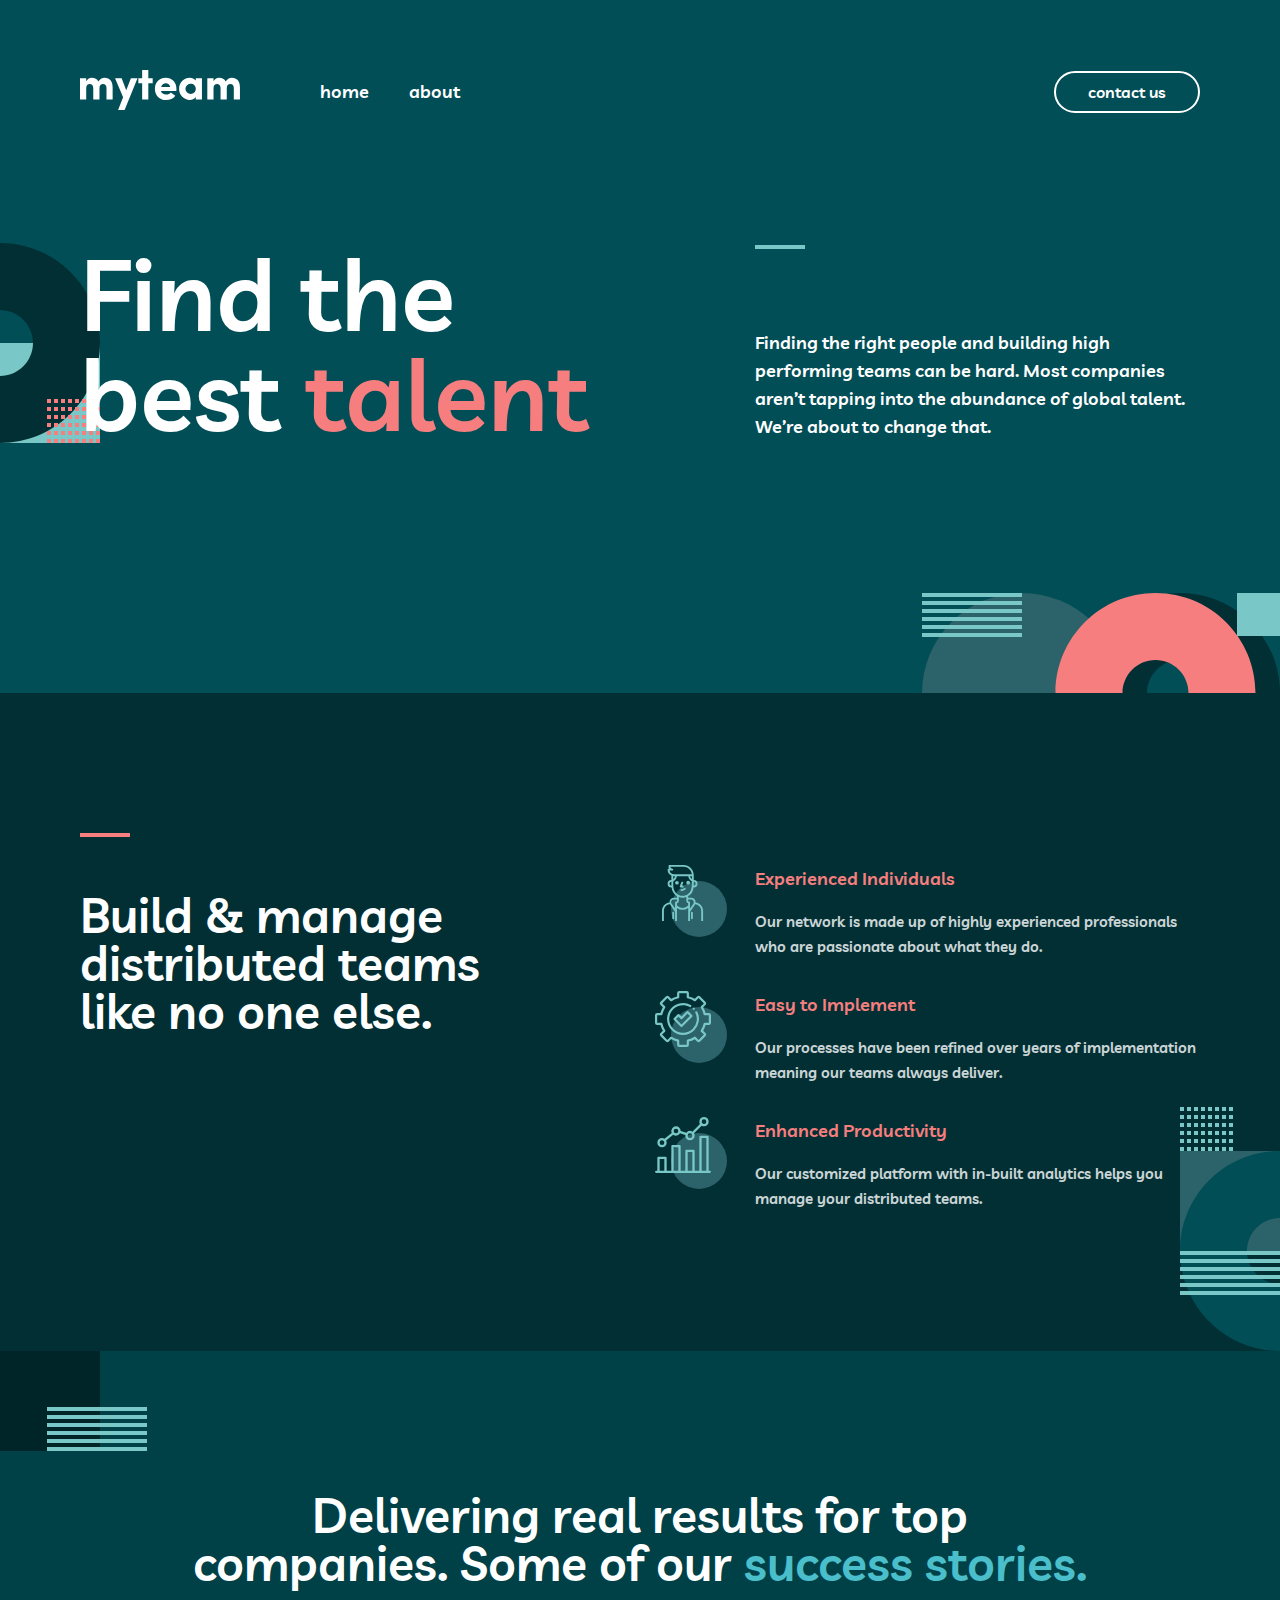
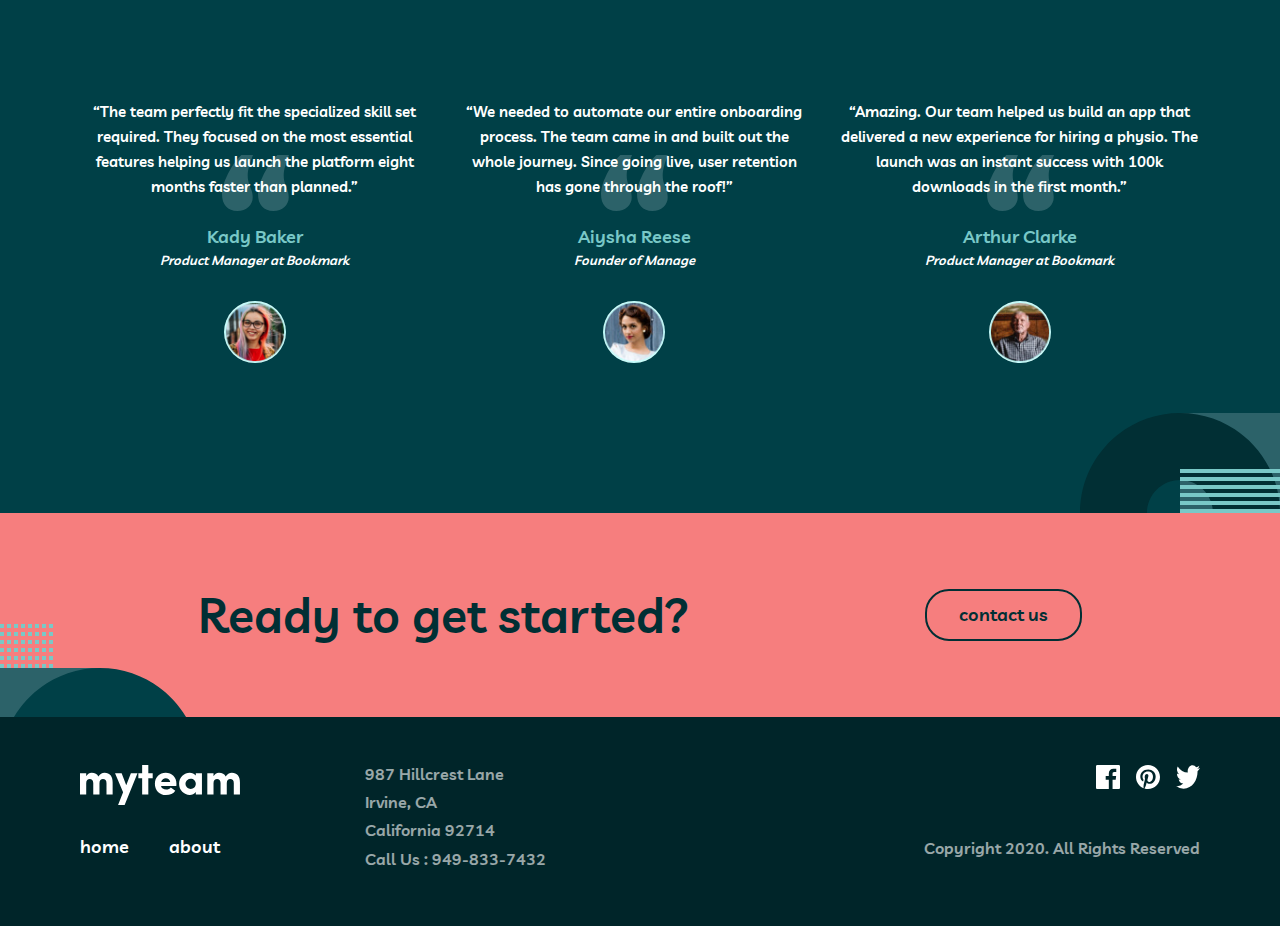
<file: index.html>
<!DOCTYPE html>
<html lang="en">
<head>
  <meta charset="UTF-8">
  <meta http-equiv="X-UA-Compatible" content="IE=edge">
  <meta name="viewport" content="width=device-width, initial-scale=1.0">
  <title>Myteam</title>
  <link rel="stylesheet" href="./style/normalize.css">
  <link rel="stylesheet" href="./style/main.css">
  <link rel="stylesheet" href="./style/responsiv.css">
</head>
<body>
  <header class="header-wrapper">
    <div class="header-wrapper__container container">
      <div class="header-wrapper__header-inner header-inner">
        <div class="header-inner__logo-nav logo-nav">
          <a class="logo-nav__header-logo header-logo" href="./index.html">
            <img class="header-logo__logo-img logo-img" src="./img/myteam-logo.svg" alt="myteam-logo" width="160" height="40">
          </a>
          <nav class="logo-nav__navbar navbar">
            <ul class="navbar__navbar-list navbar-list">
              <li class="navbar-list__navbar-item navbar-item">
                <a class="navbar-item__navbar-link navbar-link" href="./index.html" id="" target="_blank">
                  home
                </a>
              </li>
              <li class="navbar-list__navbar-item navbar-item">
                <a class="navbar-item__navbar-link navbar-link" href="./about.html" id="" target="_blank">
                  about
                </a>
              </li>
            </ul>
          </nav>
        </div>
        <a class="header-inner__header-link header-link" href="./content.html" target="_blank">
          contact us
        </a>
        <button class="header-inner__header-btn header-btn">
          <img class="header-btn__btn-img btn-img" src="./img/hamburger.svg" alt="hamburger" width="20" height="17">
        </button>
      </div>
    </div>
  </header>
  <main>
    <section class="site-hero">
      <div class="site-hero__container container">
        <div class="site-hero__hero-content hero-content">
          <h2 class="hero-content__hero-hidding hero-hidding">
            Find the best <span class="hero-content__hero-hidding--pink hero-hidding--pink">talent</span>
          </h2>
          <p class="hero-content__hero-text hero-text">
            Finding the right people and building high performing teams can be hard. Most companies aren’t tapping into the abundance of global talent. We’re about to change that.
          </p>
        </div>
      </div>
    </section>
    <section class="site-middle">
      <div class="site-middle__container container">
        <div class="site-middle__middle-inner middle-inner">
          <h3 class="middle-inner__site-hiding site-hiding">
            Build & manage distributed teams like no one else.
          </h3>
          <ul class="middle-inner__middle-list middle-list">
            <li class="middle-list__middle-item middle-item">
              <h4 class="middle-item__item-img-1 item-img-1">

              </h4>
              <h4 class="middle-item__item-title item-title">
                Experienced Individuals
              </h4>
              <p class="middle-item__item-text item-text">
                Our network is made up of highly experienced professionals who are passionate about what they do.
              </p>
            </li>
            <li class="middle-list__middle-item middle-item">
              <h4 class="middle-item__item-img-2 item-img-2">

              </h4>
              <h4 class="middle-item__item-title item-title">
                Easy to Implement
              </h4>
              <p class="middle-item__item-text item-text">
                Our processes have been refined over years of implementation meaning our teams always deliver.
              </p>
            </li>
            <li class="middle-list__middle-item middle-item">
              <h4 class="middle-item__item-img-3 item-img-3">

              </h4>
              <h4 class="middle-item__item-title item-title">
                Enhanced Productivity
              </h4>
              <p class="middle-item__item-text item-text">
                Our customized platform with in-built analytics helps you manage your distributed teams.
              </p>
            </li>
          </ul>
        </div>
      </div>
    </section>
    <section class="company-workers">
      <div class="company-workers__container container">
        <h3 class="company-workers__company-title company-title">
          Delivering real results for top companies. Some of our <span class="company-workers__company-title--span company-title--span">success stories.</span>
        </h3>
        <ul class="company-workers__company-list company-list">
          <li class="company-list__company-item company-item">
            <h4 class="company-list__company-item-img company-item-img"></h4>
            <p class="company-item__workers-text workers-text">
              “The team perfectly fit the specialized skill set required. They focused on the most essential features helping us launch the platform eight months faster than planned.”
            </p>
            <h4 class="company-item__workers-title workers-title">
              Kady Baker
            </h4>
            <em class="company-item__workers-italic workers-italic">
              Product Manager at Bookmark
            </em>
            <img class="company-item__workers-img workers-img" src="./img/kandy.jpg" alt="Kady Baker" width="62" height="62">
          </li>
          <li class="company-list__company-item company-item">
            <h4 class="company-list__company-item-img company-item-img"></h4>
            <p class="company-item__workers-text workers-text">
              “We needed to automate our entire onboarding process. The team came in and built out the whole journey. Since going live, user retention has gone through the roof!”
            </p>
            <h4 class="company-item__workers-title workers-title">
              Aiysha Reese
            </h4>
            <em class="company-item__workers-italic workers-italic">
              Founder of Manage
            </em>
            <img class="company-item__workers-img workers-img" src="./img/aiysha.jpg" alt="Aiysha Reese" width="62" height="62">
          </li>
          <li class="company-list__company-item company-item item-bottom">
            <h4 class="company-list__company-item-img company-item-img"></h4>
            <p class="company-item__workers-text workers-text">
              “Amazing. Our team helped us build an app that delivered a new experience for hiring a physio. The launch was an instant success with 100k downloads in the first month.”
            </p>
            <h4 class="company-item__workers-title workers-title">
              Arthur Clarke
            </h4>
            <em class="company-item__workers-italic workers-italic">
              Product Manager at Bookmark
            </em>
            <img class="company-item__workers-img workers-img" src="./img/arthur.jpg" alt="Arthur Clarke" width="62" height="62">
          </li>
        </ul>
      </div>
    </section>
    <section class="site-contact">
      <div class="site-contact__container container">
        <div class="site-contact__contact-start contact-start">
          <h3 class="contact-start__contact-title contact-title"> 
            Ready to get started?
          </h3>
          <a class="contact-start__contact-link contact-link" href="#" target="_blank">
            contact us          
          </a>
        </div>
      </div>
    </section>
  </main>
  <footer class="site-footer">
    <div class="site-footer__container container">
      <div class="site-footer__footer-inner footer-inner">
        <div class="footer-inner__footer-merger footer-merger">
          <div class="footer-merger__footer-logo-nav footer-logo-nav footer-merger-logo">
            <a class="logo-nav__header-logo header-logo" href="./index.html">
              <img class="header-logo__logo-img logo-img" src="./img/myteam-logo.svg" alt="myteam-logo" width="160" height="40">
            </a>
            <nav class="footer-logo-nav__footer-navbar footer-navbar">
              <ul class="footer-navbar__footer-navbar-list footer-navbar-list footer-merger-list">
                <li class="footer-navbar-list__footer-navbar-item footer-navbar-item">
                  <a class="footer-navbar-item__footer-navbar-link footer-navbar-link" href="./index.html" id="" target="_blank">
                    home
                  </a>
                </li>
                <li class="footer-navbar-list__footer-navbar-item footer-navbar-item">
                  <a class="footer-navbar-item__footer-navbar-link footer-navbar-link" href="#" id="" target="_blank">
                    about
                  </a>
                </li>
              </ul>
            </nav>
          </div>
          <div class="footer-merger__footer-midle footer-midle">
            <p class="footer-midle__footer-midle-text footer-midle-text">
              987  Hillcrest Lane
            </p>
            <p class="footer-midle__footer-midle-text footer-midle-text">
              Irvine, CA
            </p>
            <p class="footer-midle__footer-midle-text footer-midle-text">
              California 92714
            </p>
            <p class="footer-midle__footer-midle-text footer-midle-text">
              Call Us : 949-833-7432
            </p>
          </div>
        </div>
        <div class="site-footer__footer-last footer-last">
          <ul class="footer-last__last-list last-list">
            <li class="last-list__last-item last-item">
              <img class="last-item__last-img last-img" src="./img/facebook.svg" alt="facebook" width="24" height="24">
            </li>
            <li class="last-list__last-item last-item">
              <img class="last-item__last-img last-img" src="./img/pinterest.svg" alt="pinterest" width="24" height="24">
            </li>
            <li class="last-list__last-item last-item">
              <img class="last-item__last-img last-img" src="./img/twitter.svg" alt="twitter" width="24" height="24">
            </li>
          </ul>
          <p class="footer-last__footer-midle-text footer-midle-text footer-last-text">
            Copyright 2020. All Rights Reserved
          </p>
        </div>
      </div>
    </div>
  </footer>
  
</body>
</html>
</file>
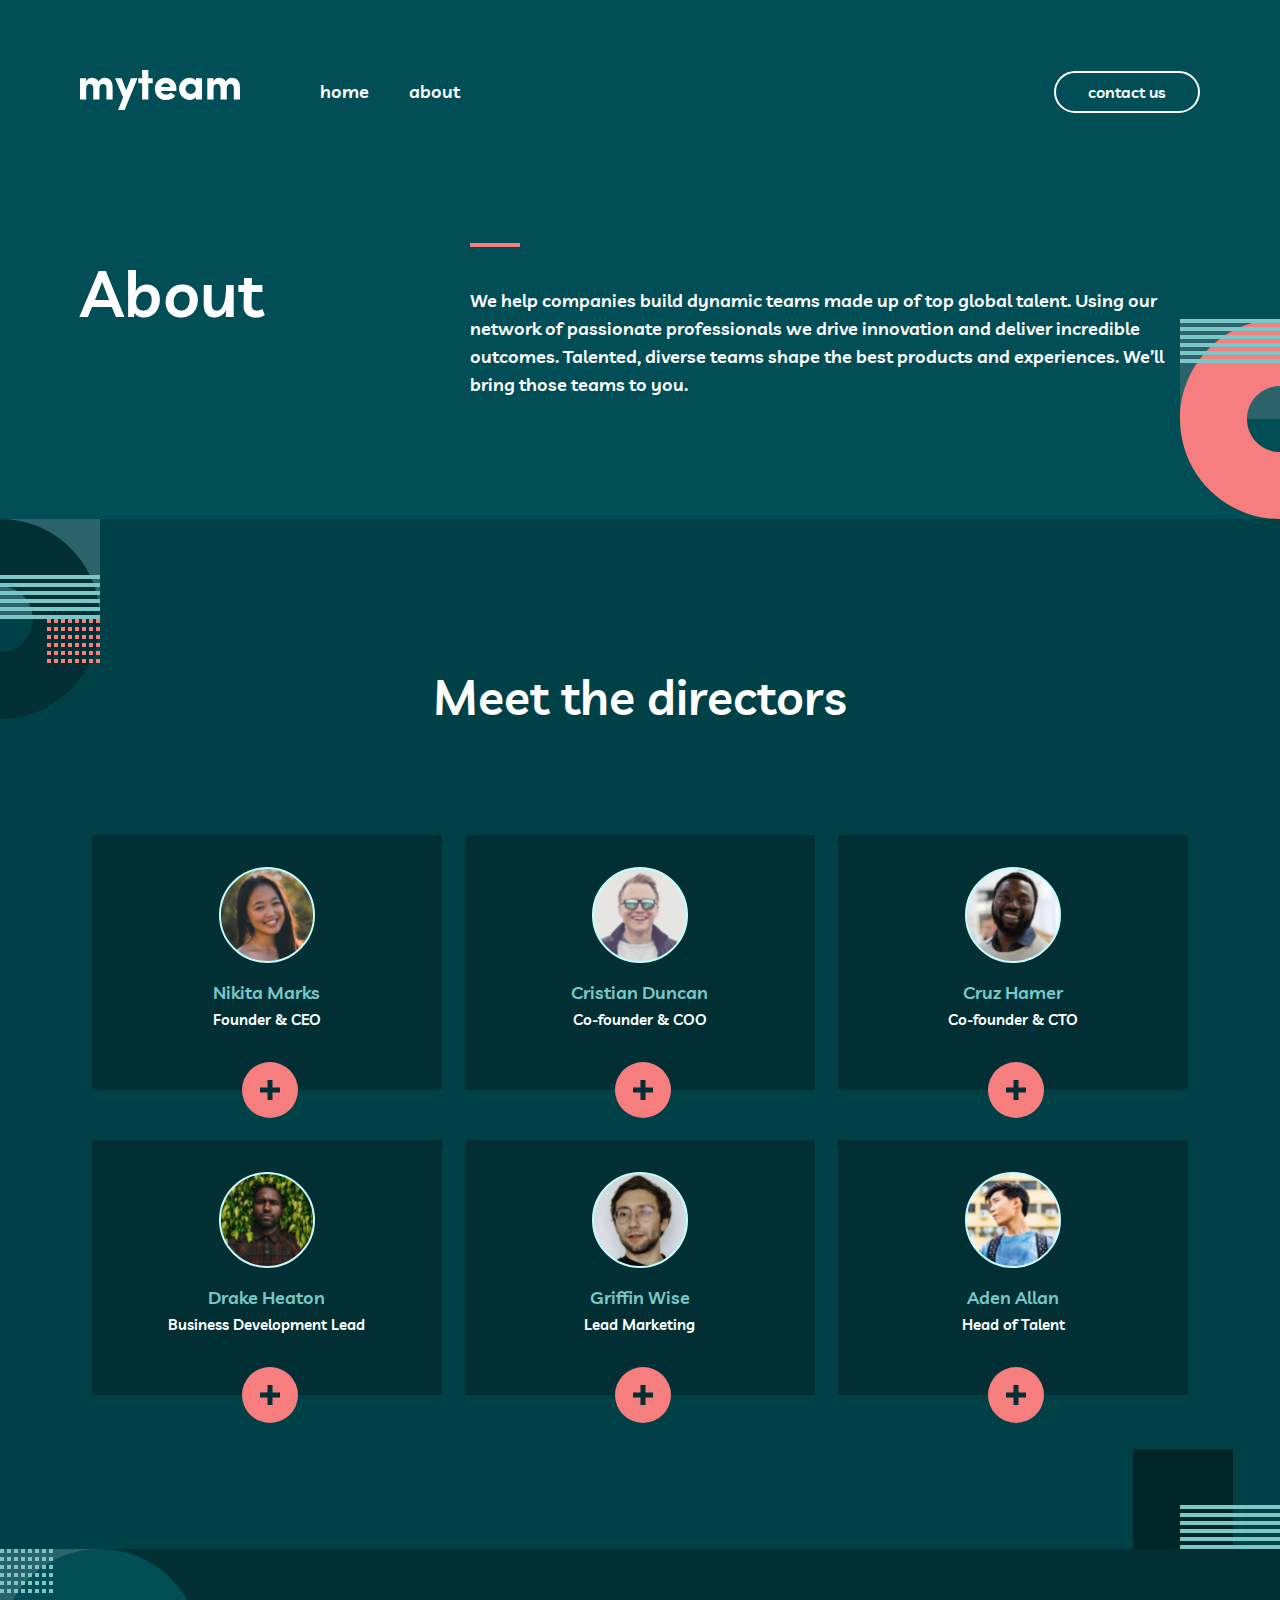
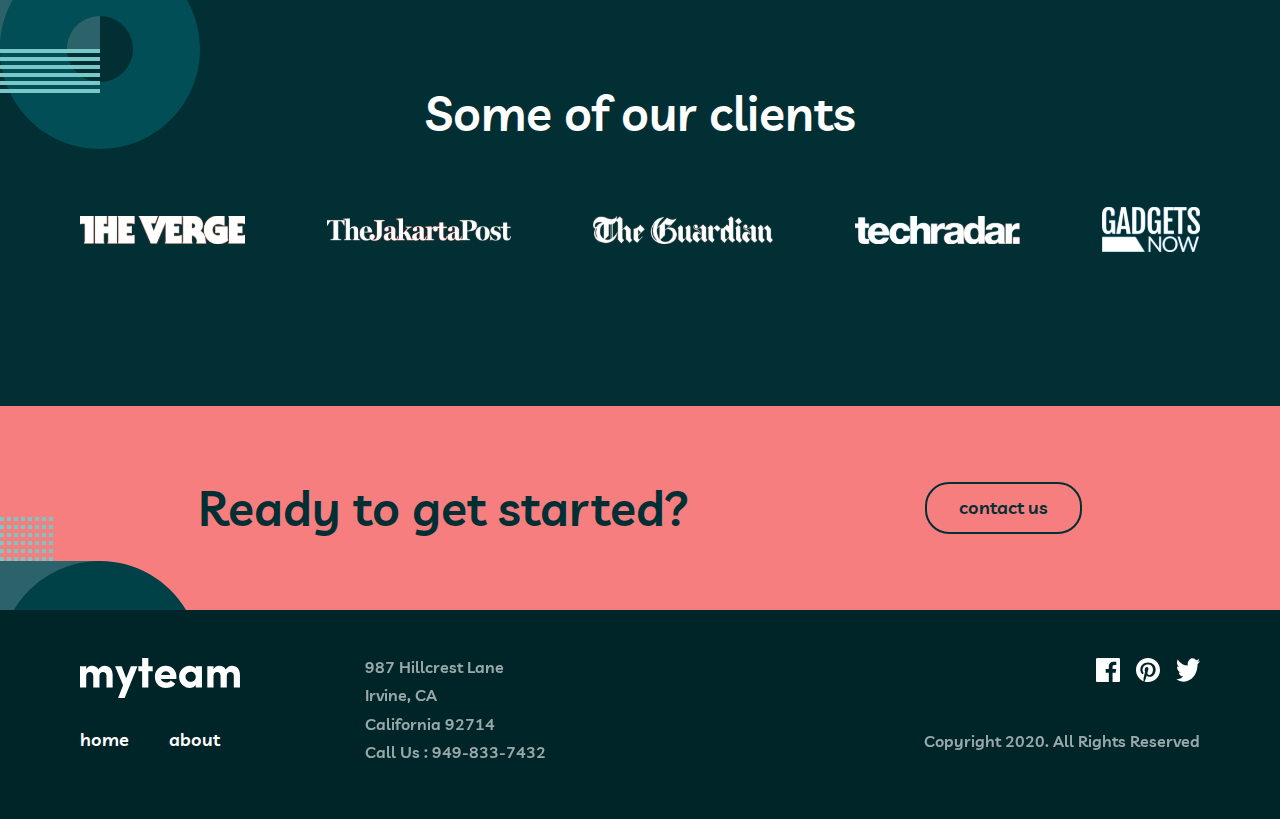
<file: about.html>
<!DOCTYPE html>
<html lang="en">
<head>
  <meta charset="UTF-8">
  <meta http-equiv="X-UA-Compatible" content="IE=edge">
  <meta name="viewport" content="width=device-width, initial-scale=1.0">
  <title>Myteam</title>
  <link rel="stylesheet" href="./style/normalize.css">
  <link rel="stylesheet" href="./style/medli-res.css">
  <link rel="stylesheet" href="./style/about.css">
 
</head>
<body>
  <header class="header-wrapper">
    <div class="header-wrapper__container container">
      <div class="header-wrapper__header-inner header-inner">
        <div class="header-inner__logo-nav logo-nav">
          <a class="logo-nav__header-logo header-logo" href="./about.html">
            <img class="header-logo__logo-img logo-img" src="./img/myteam-logo.svg" alt="myteam-logo" width="160" height="40">
          </a>
          <nav class="logo-nav__navbar navbar">
            <ul class="navbar__navbar-list navbar-list">
              <li class="navbar-list__navbar-item navbar-item">
                <a class="navbar-item__navbar-link navbar-link" href="./index.html" target="_blank">
                  home
                </a>
              </li>
              <li class="navbar-list__navbar-item navbar-item">
                <a class="navbar-item__navbar-link navbar-link" href="./about.html" target="_blank">
                  about
                </a>
              </li>
            </ul>
          </nav>
        </div>
        <a class="header-inner__header-link header-link" href="./content.html" target="_blank">
          contact us
        </a>
        <button class="header-inner__header-btn header-btn">
          <img class="header-btn__btn-img btn-img" src="./img/hamburger.svg" alt="hamburger" width="20" height="17">
        </button>
      </div>
    </div>
  </header>
  <main>
    <section class="site-hero">
      <div class="container">
        <div class="site-hero__hero-inner hero-inner">
          <h2 class="hero-inner__hero-heading hero-heading">
            About
          </h2>
          <p class="hero-inner__hero-text hero-text">
            We help companies build dynamic teams made up of top global talent. Using our network of passionate professionals we drive innovation and deliver incredible outcomes. Talented, diverse teams shape the best products and experiences. We’ll bring those teams to you.
          </p>
        </div>
      </div>
    </section>
    <section class="meet">
      <div class="container">
        <h2 class="meet-title">
          Meet the directors
        </h2>
        <ul class="meet-list">
          <li class="meet-item">
            <div class="meet-item-box">
              <div class="first-box">
                <img class="first-box-img" src="./img/Oval.svg" alt="director" width="96" height="96">
                <h4 class="first-box-title">
                  Nikita Marks
                </h4>
                <p class="first-box-text">
                  Founder & CEO
                </p>
              </div>
              <div class="second-box">
                <h4 class="second-box-title">
                  Nikita Marks
                </h4>
                <p class="second-box-text">
                  “Empowered teams create truly amazing products. Set the north star and let them follow it.”
                </p>
                <ul class="second-box-list">
                  <li class="second-box-item">
                    <a class="second-box-link" href="http://twitter.com" target="_blank">
                      <img class="second-box-img" src="./img/twitter.svg" alt="twitter">
                    </a>
                  </li>
                  <li class="second-box-item">
                    <a class="second-box-link" href="https://ru.linkedin.com/" target="_blank">
                      <img class="second-box-img" src="./img/linkedin.svg" alt="linkedin">
                    </a>
                  </li>
                </ul>
              </div>
            </div>
            <button class="meet-first-btn">
              <img class="btn-first-img" src="./img/btn-plus.svg" alt="plus" width="20" height="20">
            </button>
          </li>
          <li class="meet-item">
            <div class="meet-item-box">
              <div class="first-box">
                <img class="first-box-img" src="./img/Oval-1.svg" alt="director">
                <h4 class="first-box-title">
                  Cristian Duncan
                </h4>
                <p class="first-box-text">
                  Co-founder & COO
                </p>
              </div>
              <div class="second-box">
                <h4 class="second-box-title">
                  Cristian Duncan
                </h4>
                <p class="second-box-text">
                  “Empowered teams create truly amazing products. Set the north star and let them follow it.”
                </p>
                <ul class="second-box-list">
                  <li class="second-box-item">
                    <a class="second-box-link" href="http://twitter.com" target="_blank">
                      <img class="second-box-img" src="./img/twitter.svg" alt="twitter">
                    </a>
                  </li>
                  <li class="second-box-item">
                    <a class="second-box-link" href="https://ru.linkedin.com/" target="_blank">
                      <img class="second-box-img" src="./img/linkedin.svg" alt="linkedin">
                    </a>
                  </li>
                </ul>
              </div>
            </div>
            <button class="meet-first-btn">
              <img class="btn-first-img" src="./img/btn-plus.svg" alt="plus" width="20" height="20">
            </button>
          </li>
          <li class="meet-item">
            <div class="meet-item-box">
              <div class="first-box">
                <img class="first-box-img" src="./img/Oval-2.svg" alt="director">
                <h4 class="first-box-title">
                  Cruz Hamer
                </h4>
                <p class="first-box-text">
                  Co-founder & CTO
                </p>
              </div>
              <div class="second-box">
                <h4 class="second-box-title">
                  Cruz Hamer
                </h4>
                <p class="second-box-text">
                  “Empowered teams create truly amazing products. Set the north star and let them follow it.”
                </p>
                <ul class="second-box-list">
                  <li class="second-box-item">
                    <a class="second-box-link" href="http://twitter.com" target="_blank">
                      <img class="second-box-img" src="./img/twitter.svg" alt="twitter">
                    </a>
                  </li>
                  <li class="second-box-item">
                    <a class="second-box-link" href="https://ru.linkedin.com/" target="_blank">
                      <img class="second-box-img" src="./img/linkedin.svg" alt="linkedin">
                    </a>
                  </li>
                </ul>
              </div>
            </div>
            <button class="meet-first-btn">
              <img class="btn-first-img" src="./img/btn-plus.svg" alt="plus" width="20" height="20">
            </button>
          </li>
          <li class="meet-item">
            <div class="meet-item-box">
              <div class="first-box">
                <img class="first-box-img" src="./img/Oval-3.svg" alt="director">
                <h4 class="first-box-title">
                  Drake Heaton
                </h4>
                <p class="first-box-text">
                  Business Development Lead
                </p>
              </div>
              <div class="second-box">
                <h4 class="second-box-title">
                  Drake Heaton
                </h4>
                <p class="second-box-text">
                  “Empowered teams create truly amazing products. Set the north star and let them follow it.”
                </p>
                <ul class="second-box-list">
                  <li class="second-box-item">
                    <a class="second-box-link" href="http://twitter.com" target="_blank">
                      <img class="second-box-img" src="./img/twitter.svg" alt="twitter">
                    </a>
                  </li>
                  <li class="second-box-item">
                    <a class="second-box-link" href="https://ru.linkedin.com/" target="_blank">
                      <img class="second-box-img" src="./img/linkedin.svg" alt="linkedin">
                    </a>
                  </li>
                </ul>
              </div>
            </div>
            <button class="meet-first-btn">
              <img class="btn-first-img" src="./img/btn-plus.svg" alt="plus" width="20" height="20">
            </button>
          </li>
          <li class="meet-item">
            <div class="meet-item-box">
              <div class="first-box">
                <img class="first-box-img" src="./img/Oval-4.svg" alt="director">
                <h4 class="first-box-title">
                  Griffin Wise
                </h4>
                <p class="first-box-text">
                  Lead Marketing
                </p>
              </div>
              <div class="second-box">
                <h4 class="second-box-title">
                  Griffin Wise
                </h4>
                <p class="second-box-text">
                  “Empowered teams create truly amazing products. Set the north star and let them follow it.”
                </p>
                <ul class="second-box-list">
                  <li class="second-box-item">
                    <a class="second-box-link" href="http://twitter.com" target="_blank">
                      <img class="second-box-img" src="./img/twitter.svg" alt="twitter">
                    </a>
                  </li>
                  <li class="second-box-item">
                    <a class="second-box-link" href="https://ru.linkedin.com/" target="_blank">
                      <img class="second-box-img" src="./img/linkedin.svg" alt="linkedin">
                    </a>
                  </li>
                </ul>
              </div>
            </div>
            <button class="meet-first-btn">
              <img class="btn-first-img" src="./img/btn-plus.svg" alt="plus" width="20" height="20">
            </button>
          </li>
          <li class="meet-item">
            <div class="meet-item-box">
              <div class="first-box">
                <img class="first-box-img" src="./img/Oval-5.svg" alt="director">
                <h4 class="first-box-title">
                  Aden Allan
                </h4>
                <p class="first-box-text">
                  Head of Talent
                </p>
              </div>
              <div class="second-box">
                <h4 class="second-box-title">
                  Aden Allan
                </h4>
                <p class="second-box-text">
                  “Empowered teams create truly amazing products. Set the north star and let them follow it.”
                </p>
                <ul class="second-box-list">
                  <li class="second-box-item">
                    <a class="second-box-link" href="http://twitter.com" target="_blank">
                      <img class="second-box-img" src="./img/twitter.svg" alt="twitter">
                    </a>
                  </li>
                  <li class="second-box-item">
                    <a class="second-box-link" href="https://ru.linkedin.com/" target="_blank">
                      <img class="second-box-img" src="./img/linkedin.svg" alt="linkedin">
                    </a>
                  </li>
                </ul>
              </div>
            </div>
            <button class="meet-first-btn">
              <img class="btn-first-img" src="./img/btn-plus.svg" alt="plus" width="20" height="20">
            </button>
          </li>
        </ul>
      </div>
    </section>
    <section class="site-fonts">
      <div class="container">
        <div class="site-fonts__fonts-heading fonts-heading">
          <h3 class="fonts-heading__fonts-title fonts-title"> 
            Some of our clients
          </h3>
          <ul class="site-fonts__fonts-list fonts-list">
            <li class="fonts-list__fonts-item fonts-item">
              <img class="fonts-item__fonts-img fonts-img"  src="./img/verge.svg" alt="font">
            </li>
            <li class="fonts-list__fonts-item fonts-item">
              <img class="fonts-item__fonts-img fonts-img"  src="./img/jakarta.svg" alt="font">
            </li>
            <li class="fonts-list__fonts-item fonts-item">
              <img class="fonts-item__fonts-img fonts-img"  src="./img/guardian.svg" alt="font">
            </li>
            <li class="fonts-list__fonts-item fonts-item">
              <img class="fonts-item__fonts-img fonts-img"  src="./img/techradar.svg" alt="font">
            </li>
            <li class="fonts-list__fonts-item fonts-item">
              <img class="fonts-item__fonts-img fonts-img"  src="./img/gadgets-now.svg" alt="font">
            </li>
          </ul>
        </div>
      </div>
    </section>
    <section class="site-contact">
      <div class="site-contact__container container">
        <div class="site-contact__contact-start contact-start">
          <h3 class="contact-start__contact-title contact-title"> 
            Ready to get started?
          </h3>
          <a class="contact-start__contact-link contact-link" href="#" target="_blank">
            contact us          
          </a>
        </div>
      </div>
    </section>
  </main>
  <footer class="site-footer">
    <div class="site-footer__container container">
      <div class="site-footer__footer-inner footer-inner">
        <div class="footer-inner__footer-merger footer-merger">
          <div class="footer-merger__footer-logo-nav footer-logo-nav footer-merger-logo">
            <a class="logo-nav__header-logo header-logo" href="./index.html">
              <img class="header-logo__logo-img logo-img" src="./img/myteam-logo.svg" alt="myteam-logo" width="160" height="40">
            </a>
            <nav class="footer-logo-nav__footer-navbar footer-navbar">
              <ul class="footer-navbar__footer-navbar-list footer-navbar-list footer-merger-list">
                <li class="footer-navbar-list__footer-navbar-item footer-navbar-item">
                  <a class="footer-navbar-item__footer-navbar-link footer-navbar-link" href="./index.html" id="" target="_blank">
                    home
                  </a>
                </li>
                <li class="footer-navbar-list__footer-navbar-item footer-navbar-item">
                  <a class="footer-navbar-item__footer-navbar-link footer-navbar-link" href="#" id="" target="_blank">
                    about
                  </a>
                </li>
              </ul>
            </nav>
          </div>
          <div class="footer-merger__footer-midle footer-midle">
            <p class="footer-midle__footer-midle-text footer-midle-text">
              987  Hillcrest Lane
            </p>
            <p class="footer-midle__footer-midle-text footer-midle-text">
              Irvine, CA
            </p>
            <p class="footer-midle__footer-midle-text footer-midle-text">
              California 92714
            </p>
            <p class="footer-midle__footer-midle-text footer-midle-text">
              Call Us : 949-833-7432
            </p>
          </div>
        </div>
        <div class="site-footer__footer-last footer-last">
          <ul class="footer-last__last-list last-list">
            <li class="last-list__last-item last-item">
              <img class="last-item__last-img last-img" src="./img/facebook.svg" alt="facebook" width="24" height="24">
            </li>
            <li class="last-list__last-item last-item">
              <img class="last-item__last-img last-img" src="./img/pinterest.svg" alt="pinterest" width="24" height="24">
            </li>
            <li class="last-list__last-item last-item">
              <img class="last-item__last-img last-img" src="./img/twitter.svg" alt="twitter" width="24" height="24">
            </li>
          </ul>
          <p class="footer-last__footer-midle-text footer-midle-text footer-last-text">
            Copyright 2020. All Rights Reserved
          </p>
        </div>
      </div>
    </div>
  </footer>
</body>
</html>
</file>
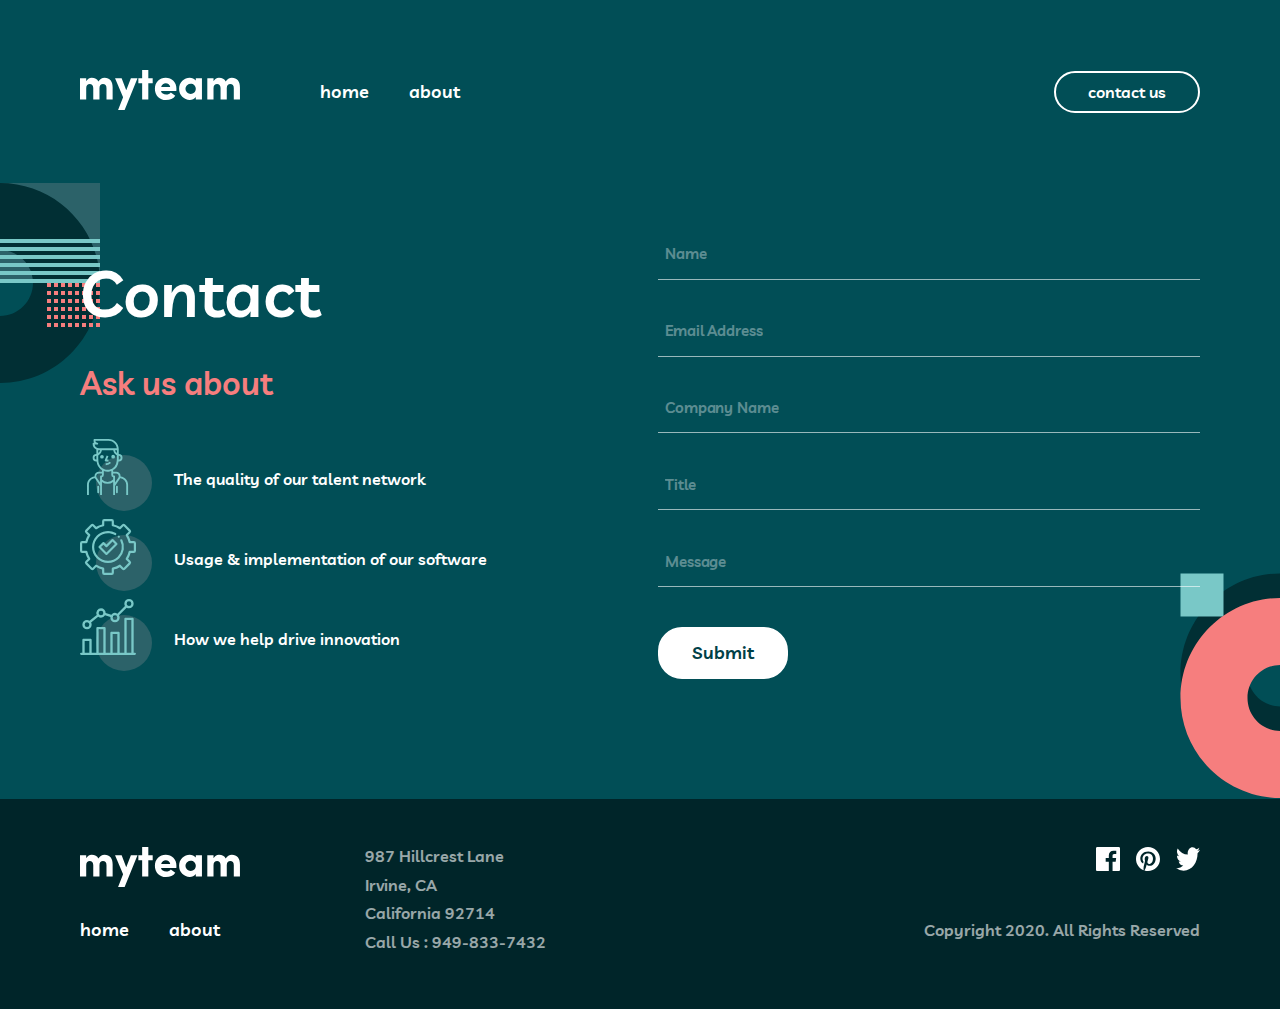
<file: content.html>
<!DOCTYPE html>
<html lang="en">
<head>
  <meta charset="UTF-8">
  <meta http-equiv="X-UA-Compatible" content="IE=edge">
  <meta name="viewport" content="width=device-width, initial-scale=1.0">
  <title>Myteam</title>
  <link rel="stylesheet" href="./style/normalize.css">
  <link rel="stylesheet" href="./style/content.css">
</head>
<body>
  <header class="header-wrapper">
    <div class="header-wrapper__container container">
      <div class="header-wrapper__header-inner header-inner">
        <div class="header-inner__logo-nav logo-nav">
          <a class="logo-nav__header-logo header-logo" href="./about.html">
            <img class="header-logo__logo-img logo-img" src="./img/myteam-logo.svg" alt="myteam-logo" width="160" height="40">
          </a>
          <nav class="logo-nav__navbar navbar">
            <ul class="navbar__navbar-list navbar-list">
              <li class="navbar-list__navbar-item navbar-item">
                <a class="navbar-item__navbar-link navbar-link" href="./index.html" target="_blank">
                  home
                </a>
              </li>
              <li class="navbar-list__navbar-item navbar-item">
                <a class="navbar-item__navbar-link navbar-link" href="./about.html" target="_blank">
                  about
                </a>
              </li>
            </ul>
          </nav>
        </div>
        <a class="header-inner__header-link header-link" href="./content.html" target="_blank">
          contact us
        </a>
        <button class="header-inner__header-btn header-btn">
          <img class="header-btn__btn-img btn-img" src="./img/hamburger.svg" alt="hamburger" width="20" height="17">
        </button>
      </div>
    </div>
  </header>
  <main>
    <section class="content">
      <div class="container">
        <div class="content__merger">
          <div class="content__request">
            <h2 class="content__title">
              Contact
            </h2>
            <h3 class="content__heading">
              Ask us about
            </h3>
            <ul class="content__list">
              <li class="content__item">
                <img class="content__text" src="./img/experienced.svg" alt="experienced">
                The quality of our talent network
              </li>
              <li class="content__item">
                <img class="content__text" src="./img/implement.svg" alt="implement">
                Usage & implementation of our software
              </li>
              <li class="content__item">
                <img class="content__text" src="./img/enhanced.svg" alt="enhanced">
                How we help drive innovation
              </li>
            </ul>
          </div>
          <form class="content__form" action="https.//echo.htmlacademy.ru" method="get">
            <input class="content__input " type="text" name="name" placeholder="Name">
            <input class="content__input " type="email" name="email" placeholder="Email Address">
            <input class="content__input " type="text" name="text" placeholder="Company Name">
            <input class="content__input " type="text" name="title" placeholder="Title">
            <input class="content__input " type="text" name="name" placeholder="Message">
            <button class="content__btn" type="submit">
              Submit
            </button>
          </form>
        </div>
      </div>
    </section>
  </main>
  <footer class="site-footer">
    <div class="site-footer__container container">
      <div class="site-footer__footer-inner footer-inner">
        <div class="footer-inner__footer-merger footer-merger">
          <div class="footer-merger__footer-logo-nav footer-logo-nav footer-merger-logo">
            <a class="logo-nav__header-logo header-logo" href="./index.html">
              <img class="header-logo__logo-img logo-img" src="./img/myteam-logo.svg" alt="myteam-logo" width="160" height="40">
            </a>
            <nav class="footer-logo-nav__footer-navbar footer-navbar">
              <ul class="footer-navbar__footer-navbar-list footer-navbar-list footer-merger-list">
                <li class="footer-navbar-list__footer-navbar-item footer-navbar-item">
                  <a class="footer-navbar-item__footer-navbar-link footer-navbar-link" href="./index.html" id="" target="_blank">
                    home
                  </a>
                </li>
                <li class="footer-navbar-list__footer-navbar-item footer-navbar-item">
                  <a class="footer-navbar-item__footer-navbar-link footer-navbar-link" href="#" id="" target="_blank">
                    about
                  </a>
                </li>
              </ul>
            </nav>
          </div>
          <div class="footer-merger__footer-midle footer-midle">
            <p class="footer-midle__footer-midle-text footer-midle-text">
              987  Hillcrest Lane
            </p>
            <p class="footer-midle__footer-midle-text footer-midle-text">
              Irvine, CA
            </p>
            <p class="footer-midle__footer-midle-text footer-midle-text">
              California 92714
            </p>
            <p class="footer-midle__footer-midle-text footer-midle-text">
              Call Us : 949-833-7432
            </p>
          </div>
        </div>
        <div class="site-footer__footer-last footer-last">
          <ul class="footer-last__last-list last-list">
            <li class="last-list__last-item last-item">
              <img class="last-item__last-img last-img" src="./img/facebook.svg" alt="facebook" width="24" height="24">
            </li>
            <li class="last-list__last-item last-item">
              <img class="last-item__last-img last-img" src="./img/pinterest.svg" alt="pinterest" width="24" height="24">
            </li>
            <li class="last-list__last-item last-item">
              <img class="last-item__last-img last-img" src="./img/twitter.svg" alt="twitter" width="24" height="24">
            </li>
          </ul>
          <p class="footer-last__footer-midle-text footer-midle-text footer-last-text">
            Copyright 2020. All Rights Reserved
          </p>
        </div>
      </div>
    </div>
  </footer>
</body>
</html>
</file>
<file: style/main.css>
@font-face {
  font-family: "Livvic";
  font-style: normal;
  font-weight: 600;
  src: 
       url("../fonts/livvic-v11-latin-600.woff2") format("woff2"), 
       url("../fonts/livvic-v11-latin-600.woff") format("woff"); 
}
* {
  box-sizing: border-box;
}
ul {
  list-style-type: none;
  margin: 0;
  padding: 0;
}
a {
  text-decoration: none;
  color: black;
}
body {
  font-family: "Livvic", "Arial", sans-serif;
}
.header-wrapper {
  background-color: #014e56;
}
.container {
  max-width: 1160px;
  padding: 0 20px;
  margin: 0 auto;
}
.header-inner {
  padding-top: 70px;
  padding-bottom: 70px;
  display: flex;
  flex-wrap: wrap;
  align-items: center;
  justify-content: space-between;
}
.logo-nav {
  display: flex;
  align-items: center;
}
.header-logo {
  display: inline-block;
}
.header-img {
  display: block;
  width: 160px;
  height: 40px;
}
.navbar-list {
  display: flex;
  align-items: center;
  margin-left: 80px;
}
.navbar-item ~ .navbar-item {
  margin-left: 40px;
}
.navbar-link {
  color: white;
  font-size: 18px;
  line-height: 28px;
  transition: color 0.3s ease;
}
.navbar-link:hover {
  color: rgb(246, 126, 126);
}
.header-link {
  color: white;
  padding: 10px 32px;
  border: 2px solid white;
  border-radius: 25px;
  transition: color 0.3s ease, 
              background-color 0.3s ease;
}
.header-link:hover {
  color: #002529;
  background-color: white;
}
.header-btn {
  background-color: transparent;
  border: none;
  display: none;
}
.site-hero {
  background-image: url('../img/bg-img-1.svg'), 
                    url('../img/bg-img-2.svg') ;
  background-repeat: no-repeat;
  background-position: left 60px , right bottom;
  background-color: #014e56;
  color: white;
}
.hero-content {
  padding-top: 60px;
  padding-bottom: 250px;
  display: flex;
  align-items: center;
  justify-content: space-between;  
}
.hero-hidding {
  width: 530px;
  margin: 0;
  font-size: 100px;
  line-height: 100px;
}
.hero-hidding--pink {
  color:  #f67e7e;
}
.hero-text {
  width: 445px;
  margin: 0;
  font-size: 18px;
  line-height: 28px;
}
.hero-text::before {
  display: block;
  margin-bottom: 80px;
  width: 50px;
  height: 4px;
  background-color: #79c8c7;
  content: "";
}
.site-middle {
  background-color: #012F34;
  background-image: url('../img/bg-img-hero.svg');
  background-position: right bottom;
  background-repeat: no-repeat;
  background-size: 100px 244px;
  padding-top: 140px;
  padding-bottom: 140px;
  color: white;
}
.middle-inner {
  display: flex;
  justify-content: space-between;
}
.site-hiding {
  width: 440px;
  font-size: 48px;
  line-height: 48px;
  margin: 0;
}
.site-hiding::before {
  display: block;
  margin-bottom: 54px;
  width: 50px;
  height: 4px;
  background-color: #f67e7e;
  content: "";
}
.middle-item {
  margin-top: 32px;
}
.item-title {
  margin: 0;
  color: #f67e7e;
  font-size: 18px;
  line-height: 28px;
  margin-bottom: 16px;
}
.item-img-1::before {
  position: absolute;
  margin-left: -100px;
  width: 72px;
  height: 72px;
  background-image: url('../img/experienced.svg');
  content: "";
}
.item-img-2::before {
  position: absolute;
  margin-left: -100px;
  width: 72px;
  height: 72px;
  background-image: url('../img/implement.svg');
  content: "";
}
.item-img-3::before {
  position: absolute;
  margin-left: -100px;
  width: 72px;
  height: 72px;
  background-image: url('../img/enhanced.svg');
  content: "";
}
.item-text {
  width: 445px;
  margin: 0;
  font-size: 15px;
  line-height: 25px;
  opacity: 0.8;
}
.company-workers {
  color: white;
  background-color: #004047;
  background-image: url('../img/bg-img-section-1.svg'), 
                    url('../img/bg-img-section-2.svg');
  background-position: left top, right bottom;
  background-repeat: no-repeat;
}
.company-title {
  width: 900px;
  margin: 0 auto;
  padding-top: 140px;
  font-weight: 700;
  font-size: 48px;
  line-height: 48px;
  text-align: center;
}
.company-title--span {
  font-weight: bold;
  color: #68f0ffb9;
}
.company-list {
  display: flex;
  align-items: center;
  justify-content: space-between;
  text-align: center;
}
.company-item {
  margin-bottom: 150px;
  padding-top: 90px;
}
.company-item ~ .company-item {
  margin-left: 30px;
}
.company-item-img::before {
  position: absolute;
  z-index: 0;
  padding: 67px;
  margin-left: -100px;
  background-image: url('../img/character.svg');
  background-repeat: no-repeat;
  background-position: 67px 56px;
  content: " ";
}
.workers-text {
  position: relative;
  z-index: 1;
  margin: 0;
  font-size: 15px;
  line-height: 25px;
  margin-bottom: 24px;
}
.workers-title {
  margin: 0;
  font-weight: 700;
  font-size: 18px;
  line-height: 28px;
  color: #79C8C7;
}
.workers-italic {
  display: block;
  font-size: 13px;
  line-height: 18px;
  margin-bottom: 32px;
}
.workers-img {
  margin: 0 auto;
  display: block;
  border-radius: 50%;
}
.site-contact {
  background-color:  #f67e7e;
  background-image: url('../img/bg-img-section-3.svg');
  background-position: left 111px;
  background-repeat: no-repeat;
}
.contact-start {
  display: flex;
  align-items: center;
  justify-content: space-around;
  padding: 76px 0;
}
.contact-title {
  margin: 0;
  font-weight: 700;
  font-size: 48px;
  line-height: 48px;
  color: #012f34;
}
.contact-link {
  color: #012f34;
  border: 2px solid #012f34;
  border-radius: 24px;
  padding: 10px 32px;
  font-size: 18px;
  line-height: 28px;
}
.contact-link:hover {
  color: white;
  background-color: #012f34;
}
.site-footer {
  background-color: #002529;
}
.footer-inner {
  color: white;
  display: flex;
  justify-content: space-between;
  padding: 48px 0;
}
.footer-merger {
  display: flex;
}
.footer-navbar-list {
  display: flex;
  align-items: center;
  margin-left: 80px;
}
.footer-navbar-item ~ .footer-navbar-item {
  margin-left: 40px;
}
.footer-navbar-link {
  color: white;
  font-size: 18px;
  line-height: 28px;
  transition: color 0.3s ease;
}
.footer-navbar-link:hover {
  color: rgb(246, 126, 126);
}
.footer-merger-logo {
  flex-direction: column;
  align-items: start;
}
.footer-merger-list {
  margin: 0;
  margin-top: 25px;
}
.footer-midle {
  margin-left: 125px;
}
.footer-midle-text {
  margin: 0;
  margin-bottom: 10px;
  opacity: 0.6;
}
.last-list {
  display: flex;
  align-items: end;
  justify-content: end;
  margin-bottom: 50px;
}
.last-item ~ .last-item {
  margin-left: 16px;
}
.last-img {
  width: 24px;
  height: 24px;
  display: block;
}
</file>
<file: style/responsiv.css>
@media only screen and (max-width: 1020px) {
  .site-hero {
    background-image: url('../img/bg-img-1.svg');
    background-position-y: -1000px;
  }
  
  .hero-hidding {
    width: 380px;
    font-size: 64px;
    line-height: 56px;
  }

  .hero-text::before {
    margin-bottom: 10px;
  }

  .site-middle {
    padding-top: 100px;
    padding-bottom: 100px;
    background-position: right center;
  }

  .middle-inner {
    flex-direction: column;
    align-items: center;
  }

  .site-hiding {
    font-size: 32px;
    line-height: 32px;  
    margin-left: -220px;
  }

  .item-text {
    width: 478px;
  }

  .company-title {
    padding-top: 100px;
    width: 500px;
    font-weight: 700;
    font-size: 32px;
    line-height: 32px;
  }

  .company-list {
    flex-direction: column;
  }

  .company-item {
    width: 700px;
    padding-top: 84px;
    margin-bottom: 0;
  }

  .item-bottom {
    padding-bottom: 100px;
  }

  .company-item-img::before {
    margin-top: -90px;
  }

  .contact-start {
    padding: 90px 0;
  }

  .contact-title {
    font-size: 32px;
    line-height: 32px;
  }
}

@media only screen and (max-width: 768px) {
  .hero-content {
    flex-direction: column;
    text-align: center;
  }

  .hero-text {
    width: 100%;
    margin-top: 24px;
    font-size: 15px;
    line-height: 28px;
  }

  .hero-text::before {
    display: none;
  }

  .header-inner {
    padding-top: 72px;
  }

  .logo-img{
    width: 128px;
    height: 32px;
  }

  .site-middle {
    background-position: right top;
  }

  .company-item {
    width: 500px;
  }

  .footer-inner {
    flex-direction: column;
  }

  .footer-merger {
    justify-content: space-between;
    text-align: end;
  }

  .footer-last {
    margin-top: 35px;
    display: flex;
    justify-content: space-between;
  }
}

@media only screen and (max-width: 700px) {
  .site-hiding {
    width: 500px;
    margin-left: 0;
  }

  .middle-item {
    margin-top: 130px;
    display: flex;
    align-items: center;
    justify-content: space-between;
    flex-direction: column;
  }

  .item-img-1::before {
    margin-top: -90px;
    margin-left: -35px;
  }

  .item-img-2::before {
    margin-top: -90px;
    margin-left: -35px;
  }

  .item-img-3::before {
    margin-top: -90px;
    margin-left: -35px;
  }

  .item-text {
    text-align: center;
    width: 400px;
  }
}

@media only screen and (max-width: 580px) {
  .navbar-list, .header-link {
    display: none;
  }
  .header-btn {
    display: block;
  }
  .site-hiding {
    width: 100%;
  }
  .company-item {
    width: 100%;
  }
  .company-title {
    width: 100%;
  }
  .site-contact {
    background-position-y: 168px;
  }
  .contact-start {
    flex-direction: column;
  }
  .contact-title {
    text-align: center;
    margin-bottom: 25px;
  }
  .footer-midle {
    margin: 0;
  }
}

@media only screen and (max-width: 445px){
  .item-text {
    width: 100%;
  }

  .footer-merger {
    flex-direction: column;
    text-align: center;
  }

  .footer-navbar-list {
    justify-content: center;
    margin-bottom: 24px;
  }

  .footer-last {
    flex-direction: column;
  }

  .last-list {
    justify-content: center;
  }

  .footer-last-text {
    text-align: center;
  }
}

@media only screen and (max-width: 390px) {
  .site-hero {
    padding-bottom: 197px;
  }
  
  .hero-hidding {
    width: 100%;
    font-size: 40px;
    line-height: 40px;
  }

  .item-title {
    text-align: center;
  }
}
@media only screen and (max-width: 365px) {
  .site-contact {
    background-position-y: 200px;
  }
}
</file>
<file: style/medli-res.css>
@media only screen and (max-width: 1180px) {
  .container .fonts-item ~ .fonts-item{
    margin-left: 40px;
  }
  .container .fonts-img{
    width: 90%;
    height: 90%;
  }
}
@media only screen and (max-width: 1000px) {
  .hero-inner {
    flex-direction: column;
    align-items: center;
  }

  .container .hero-text {
    text-align: center;
    width: 500px;
    margin-bottom: 100px;
  }

  .container .hero-text::before {
    display: none;
  }
  
  .container .fonts-img{
    width: 80%;
    height: 80%;
  }

  .container .fonts-title {
    font-size: 32px;
    line-height: 32px;
  }
}
@media only screen and (max-width: 900px){
  .container .fonts-item ~ .fonts-item{
    margin-left: 0;
  }
}
@media only screen and (max-width: 768px) {
  .contact-title {
    font-size: 32px;
    line-height: 32px;
  }

  .footer-inner {
    flex-direction: column;
  }

  .footer-merger {
    justify-content: space-between;
    text-align: end;
  }

  .footer-last {
    margin-top: 35px;
    display: flex;
    justify-content: space-between;
  }
}

@media only screen and (max-width: 739px) {
.container .meet-title {
  margin-bottom: 0;
  font-size: 32px;
  line-height: 32px;
  }
  .container .fonts-list {
    flex-direction: column;
  }
  .container .fonts-img{
    width: 100%;
    height: 100%;
    margin-bottom: 57px;
  }
}

@media only screen and (max-width: 580px) {
  .navbar{
    visibility: hidden;
    opacity: 0;
    display: none;
  }
  .navbar-list{
    visibility: hidden;
    opacity: 0;
  }
  .header-link {
    display: none;
  }
  .container .header-btn {
    display: block;
  }
  .container .hero-heading {
    font-size: 40px;
    line-height: 40px;
    margin-bottom: 16px;
  }
  .container .hero-text {
    width: 100%;
    margin-bottom: 100px;
  }
  .site-contact {
    background-position-y: 168px;
  }
  .contact-start {
    flex-direction: column;
  }
  .contact-title {
    text-align: center;
    margin-bottom: 25px;
  }
  
}

@media only screen and (max-width: 445px){
  .container .footer-merger {
    flex-direction: column;
    justify-content: center;
    text-align: center;
    width: 100%;
  }

  .footer-navbar-list {
    justify-content: center;
    margin-bottom: 24px;
  }

  .container .footer-last {
    display: flex;
    justify-content: center;
    align-items: center;
    flex-direction: column;
    width: 100%;
  }
  .container .footer-midle{
    margin: 0;
    margin-top: 24px;
  }
   
  .last-list {
    display: flex;
    justify-content: center;
    align-items: center;
  }

  .footer-last-text {
    text-align: center;
  }
}

@media only screen and (max-width: 390px) {
  .header-img{
    width: 50%;
  }
}
</file>
<file: style/about.css>
@font-face {
  font-family: "Livvic";
  font-style: normal;
  font-weight: 600;
  src: 
       url("../fonts/livvic-v11-latin-600.woff2") format("woff2"), 
       url("../fonts/livvic-v11-latin-600.woff") format("woff"); 
}
* {
  box-sizing: border-box;
}
ul {
  list-style-type: none;
  margin: 0;
  padding: 0;
}
a {
  text-decoration: none;
  color: black;
}
body {
  font-family: "Livvic", "Arial", sans-serif;
}
.container {
  max-width: 1160px;
  padding: 0 20px;
  margin: 0 auto;
}
.header-wrapper {
  background-color: #014e56;
}
  .header-inner {
  padding-top: 70px;
  padding-bottom: 70px;
  display: flex;
  flex-wrap: wrap;
  align-items: center;
  justify-content: space-between;
}
.logo-nav {
  display: flex;
  align-items: center;
}
.header-logo {
  display: inline-block;
}
.header-img {
  display: block;
  width: 160px;
  height: 40px;
}
.navbar-list {
  display: flex;
  align-items: center;
  margin-left: 80px;
}
.navbar-item ~ .navbar-item {
  margin-left: 40px;
}
.navbar-link {
  color: white;
  font-size: 18px;
  line-height: 28px;
  transition: color 0.3s ease;
}
.navbar-link:hover {
  color: rgb(246, 126, 126);
}
.header-link {
  color: white;
  padding: 10px 32px;
  border: 2px solid white;
  border-radius: 25px;
  transition: color 0.3s ease, 
              background-color 0.3s ease;
}
.header-link:hover {
  color: #002529;
  background-color: white;
}
.header-btn {
  background-color: transparent;
  border: none;
  display: none;
}
.site-hero {
  background-color: #014e56;
  background-image: url('../img/about-section.svg');
  background-repeat: no-repeat;
  background-position: right bottom;
  padding-top: 60px;
  padding-bottom: 120px;
  color: white;
}
.hero-inner {
  display: flex;
  justify-content: space-between;
}
.hero-heading {
  margin: 0;
  font-size: 64px;
  line-height: 100px;
}
.hero-text {
  width: 730px;
  margin: 0;
  font-size: 18px;
  line-height: 28px;
}
.hero-text::before {
  display: block;
  width: 50px;
  height: 4px;
  margin-bottom: 40px;
  background-color: #f67e7e;
  content: " ";
}
.meet {
  background-color: #004047;
  background-image: url('../img/meet-img-1.svg'), 
                    url('../img/meet-img-2.svg');
  background-repeat: no-repeat;
  background-position: -100px top , right bottom;
  padding-bottom: 154px;
}
.meet-title {
  margin: 0;
  font-family: Livvic;
  font-size: 48px;
  line-height: 48px;
  padding-top: 154px;
  margin-bottom: 64px;
  text-align: center;
  color: white;
}
.meet-list {
  display: flex;
  align-items: center;
  justify-content: space-between;
  flex-wrap: wrap;
}
.meet-item {
  margin: 0 auto;
  margin-top: 50px;
  width: 350px;
  height: 255px;
  background-color: #012f34;
  text-align: center;
  overflow: hidden;
}
.meet-item:hover .meet-item-box {
  margin-top: -200px;
}
.meet-item:hover .meet-first-btn {
  margin-top: 257px;
  background-color: #79c8c7;
  transform: rotate(45deg);
  position: absolute;
}
.meet-item-box {
  width: 300px;
  height: 170px;
  margin: 0 auto;
  margin-top: 32px;
}
.first-box {
  display: flex;
  align-items: center;
  justify-content: center;
  flex-direction: column;
  width: 300px;
  margin-bottom: 55px;
}
.first-box-img {
  width: 96px;
  height: 96px;
  display: block;
}
.first-box-title {
  margin: 0;
  font-family: Livvic;
  font-size: 18px;
  line-height: 28px;
  color: #79c8c7;
  margin-top: 16px;
}
.first-box-text {
  margin: 0;
  font-family: Livvic;
  font-size: 15px;
  line-height: 25px;
  color: white;
}
.second-box {
  display: flex;
  align-items: center;
  justify-content: center;
  flex-direction: column;
  width: 300px;
}
.second-box-title {
  margin: 0;
  font-size: 18px;
  line-height: 28px;
  font-family: Livvic;
  color: #79C8C7;
}
.second-box-text {
  margin: 0;
  margin-top: 8px;
  margin-bottom: 24px;
  width: 255px;
  font-family: Livvic;
  font-weight: 600;
  font-size: 15px;
  line-height: 25px;
  color: white
}
.second-box-list {
  margin: 0;
  padding: 0;
  display: flex;
  align-items: center;
}
.second-box-img {
  margin: 8px;
}
.meet-first-btn {
  margin-top: 25px;
  margin-left: -25px;
  position: absolute;
  z-index: 10;
  width: 56px;
  height: 56px;
  border-radius: 50%;
  border: none;
  background-color: #f67e7e;
}
.btn-first-img {
  margin: 0 auto;
  width: 20px;
  height: 20px;
  display: block;
}
.site-fonts {
  padding: 140px 0;
  background-color: #012f34;
  background-image: url('../img/same-section.svg');
  background-repeat: no-repeat;
  background-position: left top;
}
.fonts-title {
  margin: 0 auto;
  color: white;
  display: flex;
  align-items: center;
  justify-content: center ;
  font-size: 48px;
  line-height: 48px;
}
.fonts-list {
  display: flex;
  align-items: center;
  justify-content: space-between;
  margin-top: 70px;
  margin-bottom: 10px;
}
.fonts-item ~ .fonts-item{
  margin-left: 80px;
}
.site-contact {
  background-color:  #f67e7e;
  background-image: url('../img/bg-img-section-3.svg');
  background-position: left 111px;
  background-repeat: no-repeat;
}
.contact-start {
  display: flex;
  align-items: center;
  justify-content: space-around;
  padding: 76px 0;
}
.contact-title {
  margin: 0;
  font-weight: 700;
  font-size: 48px;
  line-height: 48px;
  color: #012f34;
}
.contact-link {
  color: #012f34;
  border: 2px solid #012f34;
  border-radius: 24px;
  padding: 10px 32px;
  font-size: 18px;
  line-height: 28px;
}
.contact-link:hover {
  color: white;
  background-color: #012f34;
}
.site-footer {
  background-color: #002529;
}
.footer-inner {
  color: white;
  display: flex;
  justify-content: space-between;
  padding: 48px 0;
}
.footer-merger {
  display: flex;
}
.footer-navbar-list {
  display: flex;
  align-items: center;
  margin-left: 80px;
}
.footer-navbar-item ~ .footer-navbar-item {
  margin-left: 40px;
}
.footer-navbar-link {
  color: white;
  font-size: 18px;
  line-height: 28px;
  transition: color 0.3s ease;
}
.footer-navbar-link:hover {
  color: rgb(246, 126, 126);
}
.footer-merger-logo {
  flex-direction: column;
  align-items: start;
}
.footer-merger-list {
  margin: 0;
  margin-top: 25px;
}
.footer-midle {
  margin-left: 125px;
}
.footer-midle-text {
  margin: 0;
  margin-bottom: 10px;
  opacity: 0.6;
}
.last-list {
  display: flex;
  align-items: end;
  justify-content: end;
  margin-bottom: 50px;
}
.last-item ~ .last-item {
  margin-left: 16px;
}
.last-img {
  width: 24px;
  height: 24px;
  display: block;
}
</file>
<file: style/content.css>
@font-face {
  font-family: "Livvic";
  font-style: normal;
  font-weight: 600;
  src: 
       url("../fonts/livvic-v11-latin-600.woff2") format("woff2"), 
       url("../fonts/livvic-v11-latin-600.woff") format("woff"); 
}
* {
  box-sizing: border-box;
}
ul {
  list-style-type: none;
  margin: 0;
  padding: 0;
}
a {
  text-decoration: none;
  color: black;
}
body {
  font-family: "Livvic", "Arial", sans-serif;
}
.container {
  max-width: 1160px;
  padding: 0 20px;
  margin: 0 auto;
}
.header-wrapper {
  background-color: #014e56;
}
  .header-inner {
  padding-top: 70px;
  padding-bottom: 70px;
  display: flex;
  flex-wrap: wrap;
  align-items: center;
  justify-content: space-between;
}
.logo-nav {
  display: flex;
  align-items: center;
}
.header-logo {
  display: inline-block;
}
.header-img {
  display: block;
  width: 160px;
  height: 40px;
}
.navbar-list {
  display: flex;
  align-items: center;
  margin-left: 80px;
}
.navbar-item ~ .navbar-item {
  margin-left: 40px;
}
.navbar-link {
  color: white;
  font-size: 18px;
  line-height: 28px;
  transition: color 0.3s ease;
}
.navbar-link:hover {
  color: rgb(246, 126, 126);
}
.header-link {
  color: white;
  padding: 10px 32px;
  border: 2px solid white;
  border-radius: 25px;
  transition: color 0.3s ease, 
              background-color 0.3s ease;
}
.header-link:hover {
  color: #002529;
  background-color: white;
}
.header-btn {
  background-color: transparent;
  border: none;
  display: none;
}
.content {
  padding-top: 60px;
  padding-bottom: 120px;
  background-color: #014e56;
  background-image: url('../img/content-bgi1.svg'),
                    url('../img/content-bgi2.svg');
  background-repeat: no-repeat;
  background-position: top left , bottom right;
  color: white;
}
.content__merger {
  display: flex;
  justify-content: space-between;
}
.content__title {
  margin: 0;
  font-weight: 700;
  font-size: 64px;
  line-height: 100px;
}
.content__heading {
  margin: 0;
  margin-top: 16px;
  margin-bottom: 32px;
  font-weight: 700;
  font-size: 32px;
  line-height: 48px;
  color: #F67E7E;
}
.content__item {
  display: flex;
  align-items: center;
}
.content__text {
  margin-right: 22px;
  margin-bottom: 8px;
}
.content__form {
  display: flex;
  justify-content: space-between;
  flex-direction: column;
}
.content__input {
  padding-bottom: 16px;
  padding-left: 7px;
  width: 542px;
  background-color: transparent;
  border: none;
  border-bottom: 1px solid white;
  color: #FFFFFF;
  mix-blend-mode: normal;
  opacity: 0.6;
}
.content__input::placeholder {
  font-weight: 600;
  font-size: 15px;
  line-height: 25px;
  letter-spacing: -0.115385px;
  color: #FFFFFF;
  mix-blend-mode: normal;
  opacity: 0.6;
}
.content__input:focus {
  outline: none;
}
.content__btn {
  cursor: pointer;
  width: fit-content;
  background: #FFFFFF;
  border: 2px solid #FFFFFF;
  border-radius: 24px;
  font-weight: 600;
  font-size: 18px;
  line-height: 28px;
  color: #004047;
  padding: 10px 32px;
}
.site-footer {
  background-color: #002529;
}
.footer-inner {
  color: white;
  display: flex;
  justify-content: space-between;
  padding: 48px 0;
}
.footer-merger {
  display: flex;
}
.footer-navbar-list {
  display: flex;
  align-items: center;
  margin-left: 80px;
}
.footer-navbar-item ~ .footer-navbar-item {
  margin-left: 40px;
}
.footer-navbar-link {
  color: white;
  font-size: 18px;
  line-height: 28px;
  transition: color 0.3s ease;
}
.footer-navbar-link:hover {
  color: rgb(246, 126, 126);
}
.footer-merger-logo {
  flex-direction: column;
  align-items: start;
}
.footer-merger-list {
  margin: 0;
  margin-top: 25px;
}
.footer-midle {
  margin-left: 125px;
}
.footer-midle-text {
  margin: 0;
  margin-bottom: 10px;
  opacity: 0.6;
}
.last-list {
  display: flex;
  align-items: end;
  justify-content: end;
  margin-bottom: 50px;
}
.last-item ~ .last-item {
  margin-left: 16px;
}
.last-img {
  width: 24px;
  height: 24px;
  display: block;
}
@media only screen and (max-width: 940px) {
  .content__merger {
    text-align: center;
    align-items: center;
    justify-content: center;
    flex-direction: column;
  }
  .content__form {
    margin-top: 64px;
  }
  .content__input {
    margin-bottom: 24px;
  }
}
@media only screen and (max-width: 768px) {
  .footer-inner {
    flex-direction: column;
  }

  .footer-merger {
    justify-content: space-between;
    text-align: end;
  }

  .footer-last {
    margin-top: 35px;
    display: flex;
    justify-content: space-between;
  }
}
@media only screen and (max-width: 580px) {
  .navbar{
    visibility: hidden;
    opacity: 0;
    display: none;
  }
  .navbar-list{
    visibility: hidden;
    opacity: 0;
  }
  .header-link {
    display: none;
  }
  .container .header-btn {
    display: block;
  }
}
@media only screen and (max-width: 580px) {
  .content__title {
    font-size: 40px;
    line-height: 40px;
  }
  .content__heading {
    font-size: 32px;
    line-height: 48px;
  }
  .content__form  {
    text-align: start;
    width: 100%;
  }
  .content__input {
    width: 100%;
  }
}
@media only screen and (max-width: 445px) {
  .container .footer-merger {
    flex-direction: column;
    justify-content: center;
    text-align: center;
    width: 100%;
  }

  .footer-navbar-list {
    justify-content: center;
    margin-bottom: 24px;
  }

  .container .footer-last {
    display: flex;
    justify-content: center;
    align-items: center;
    flex-direction: column;
    width: 100%;
  }
  .container .footer-midle{
    margin: 0;
    margin-top: 24px;
  }
   
  .last-list {
    display: flex;
    justify-content: center;
    align-items: center;
  }

  .footer-last-text {
    text-align: center;
  }
}
</file>
